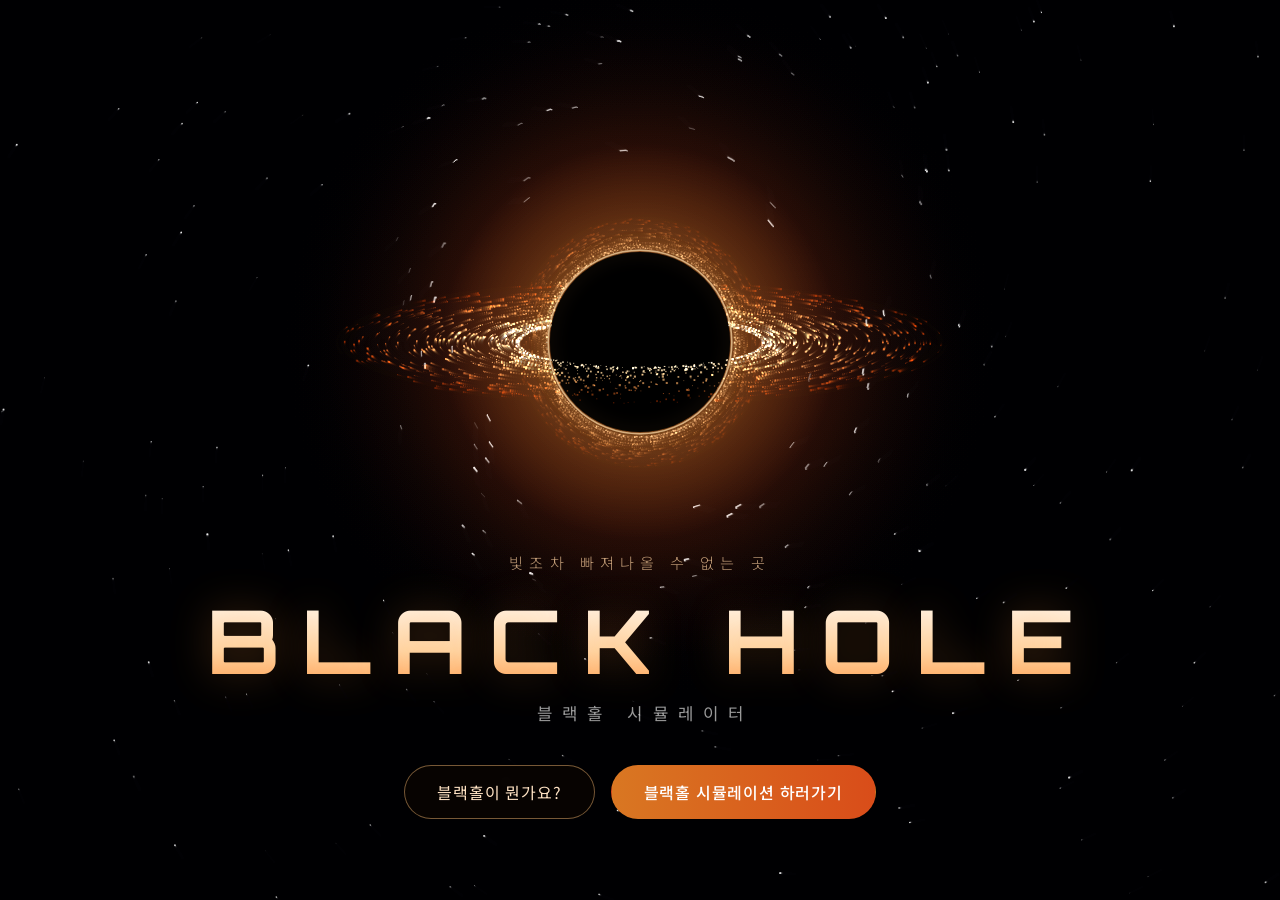
<file: index.html>
<!DOCTYPE html>
<html lang="ko">
<head>
  <meta charset="UTF-8">
  <meta name="viewport" content="width=device-width, initial-scale=1.0">
  <title>블랙홀 시뮬레이터</title>

  <!-- 글꼴: 제목은 우주 느낌의 Orbitron, 본문은 Noto Sans KR -->
  <link rel="preconnect" href="https://fonts.googleapis.com">
  <link rel="preconnect" href="https://fonts.gstatic.com" crossorigin>
  <link href="https://fonts.googleapis.com/css2?family=Orbitron:wght@500;700&family=Noto+Sans+KR:wght@300;400;500&display=swap" rel="stylesheet">

  <link rel="stylesheet" href="css/style.css">
</head>
<body>
  <!-- 우주 배경과 블랙홀은 Canvas에 그린다 (js/main.js) -->
  <canvas id="space"></canvas>

  <!-- 화면 아래쪽의 제목과 버튼 -->
  <main class="intro">
    <p class="eyebrow">빛조차 빠져나올 수 없는 곳</p>
    <h1 class="title">BLACK HOLE</h1>
    <p class="subtitle">블랙홀 시뮬레이터</p>

    <nav class="menu">
      <a href="about.html" class="btn">블랙홀이 뭔가요?</a>
      <a href="simulation.html" class="btn btn-primary">블랙홀 시뮬레이션 하러가기</a>
    </nav>
  </main>

  <script src="js/main.js"></script>
</body>
</html>
</file>
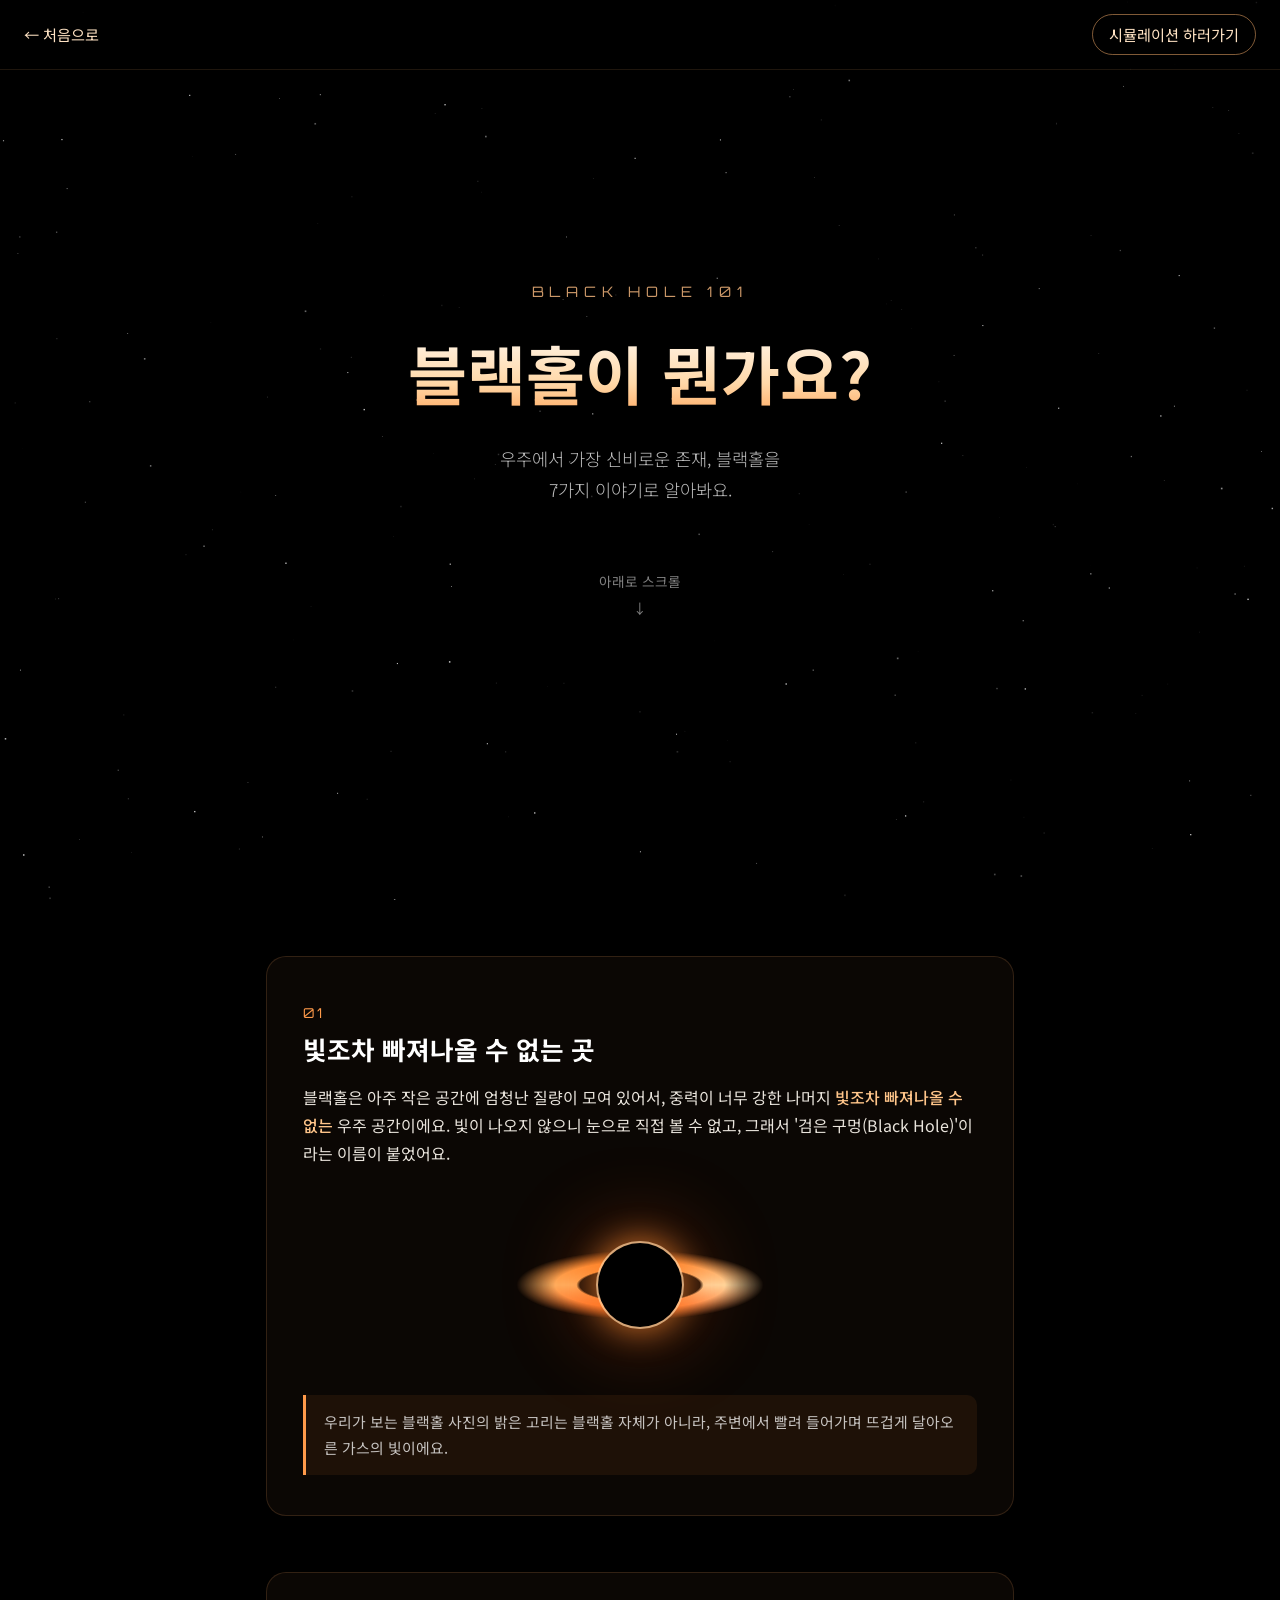
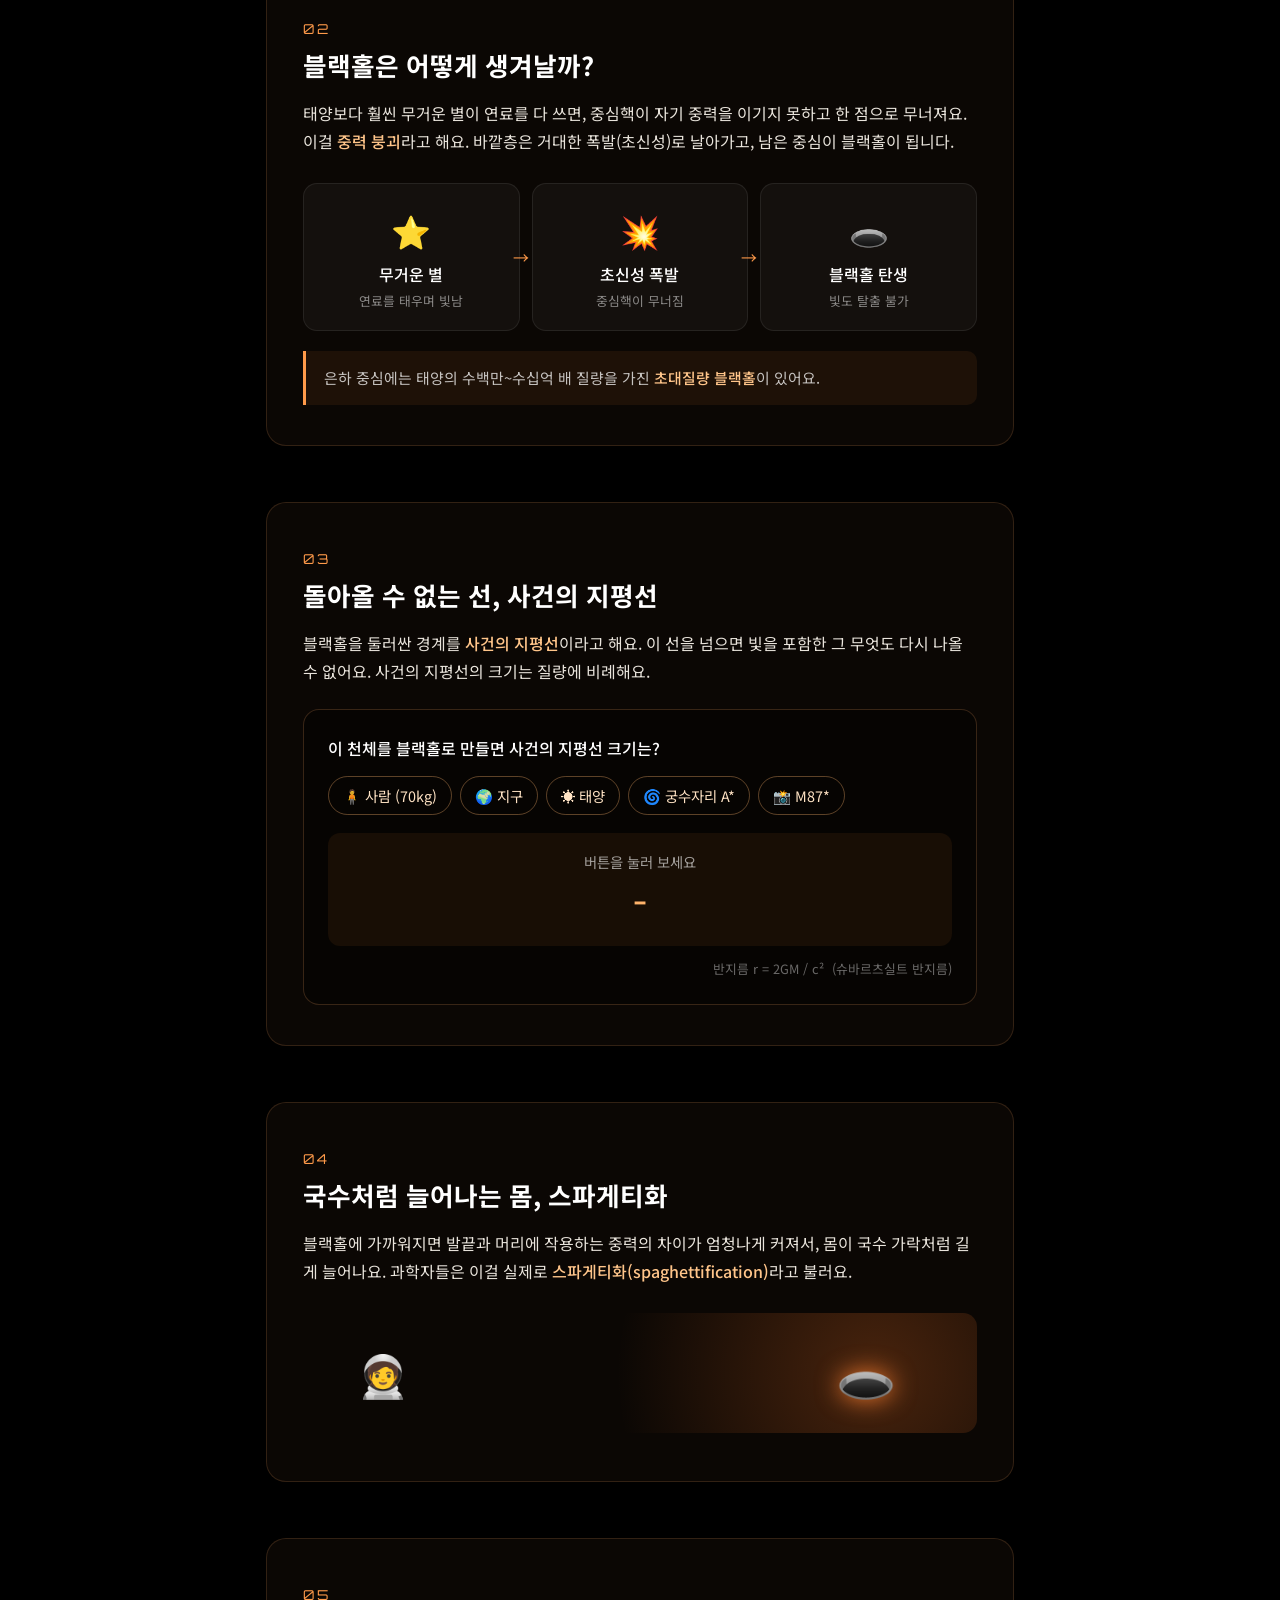
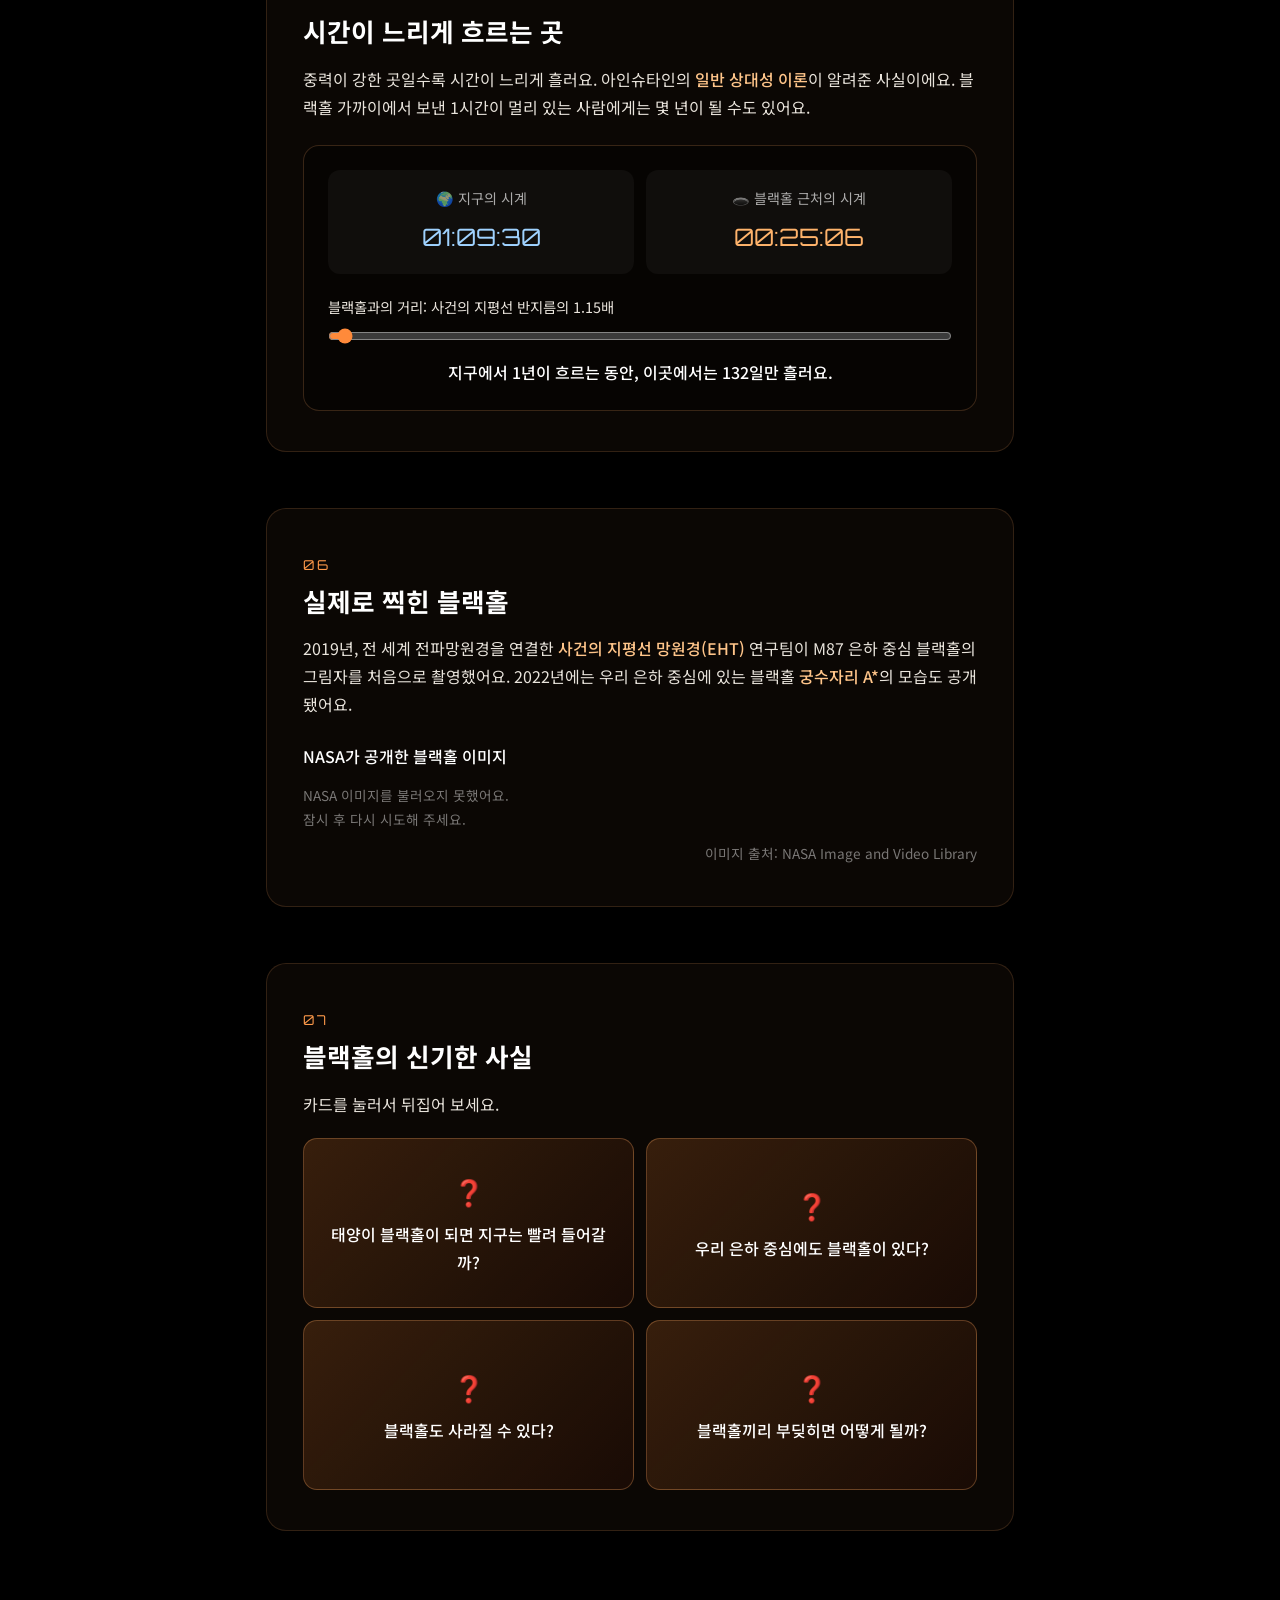
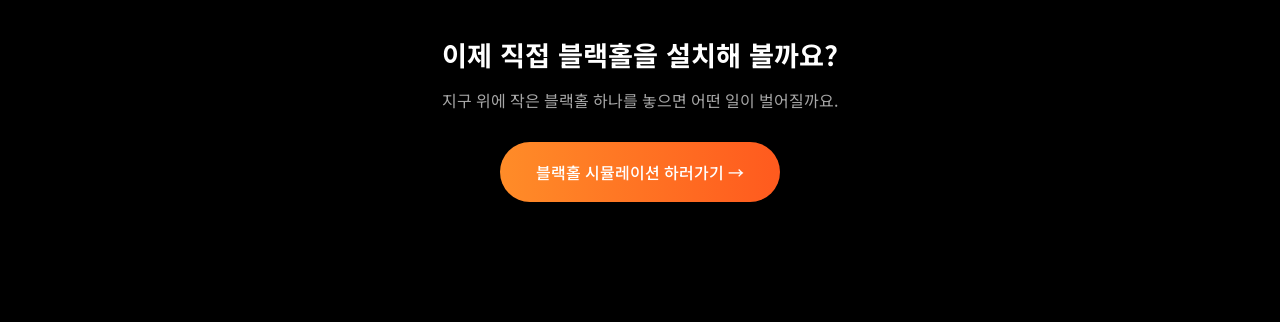
<file: about.html>
<!DOCTYPE html>
<html lang="ko">
<head>
  <meta charset="UTF-8">
  <meta name="viewport" content="width=device-width, initial-scale=1.0">
  <title>블랙홀이 뭔가요? | 블랙홀 시뮬레이터</title>

  <link rel="preconnect" href="https://fonts.googleapis.com">
  <link rel="preconnect" href="https://fonts.gstatic.com" crossorigin>
  <link href="https://fonts.googleapis.com/css2?family=Orbitron:wght@500;700&family=Noto+Sans+KR:wght@300;400;500;700&display=swap" rel="stylesheet">

  <link rel="stylesheet" href="css/about.css">
</head>
<body>
  <!-- 배경 별 (js/about.js) -->
  <canvas id="stars"></canvas>

  <header class="topbar">
    <a href="index.html" class="back">← 처음으로</a>
    <a href="simulation.html" class="topbar-cta">시뮬레이션 하러가기</a>
  </header>

  <main>
    <!-- 첫 화면 -->
    <section class="hero">
      <p class="eyebrow">BLACK HOLE 101</p>
      <h1>블랙홀이 뭔가요?</h1>
      <p class="lead">우주에서 가장 신비로운 존재, 블랙홀을<br>7가지 이야기로 알아봐요.</p>
      <div class="scroll-hint">아래로 스크롤<span>↓</span></div>
    </section>

    <!-- 01 정의 -->
    <section class="card reveal">
      <span class="num">01</span>
      <h2>빛조차 빠져나올 수 없는 곳</h2>
      <p>
        블랙홀은 아주 작은 공간에 엄청난 질량이 모여 있어서, 중력이 너무 강한 나머지
        <strong>빛조차 빠져나올 수 없는</strong> 우주 공간이에요.
        빛이 나오지 않으니 눈으로 직접 볼 수 없고, 그래서 '검은 구멍(Black Hole)'이라는 이름이 붙었어요.
      </p>
      <div class="visual">
        <div class="mini-hole"><div class="mini-disk"></div><div class="mini-core"></div></div>
      </div>
      <p class="note">우리가 보는 블랙홀 사진의 밝은 고리는 블랙홀 자체가 아니라, 주변에서 빨려 들어가며 뜨겁게 달아오른 가스의 빛이에요.</p>
    </section>

    <!-- 02 생성 -->
    <section class="card reveal">
      <span class="num">02</span>
      <h2>블랙홀은 어떻게 생겨날까?</h2>
      <p>
        태양보다 훨씬 무거운 별이 연료를 다 쓰면, 중심핵이 자기 중력을 이기지 못하고 한 점으로 무너져요.
        이걸 <strong>중력 붕괴</strong>라고 해요. 바깥층은 거대한 폭발(초신성)로 날아가고, 남은 중심이 블랙홀이 됩니다.
      </p>
      <ol class="steps">
        <li><span class="step-icon">⭐</span><b>무거운 별</b><small>연료를 태우며 빛남</small></li>
        <li><span class="step-icon">💥</span><b>초신성 폭발</b><small>중심핵이 무너짐</small></li>
        <li><span class="step-icon">🕳️</span><b>블랙홀 탄생</b><small>빛도 탈출 불가</small></li>
      </ol>
      <p class="note">은하 중심에는 태양의 수백만~수십억 배 질량을 가진 <strong>초대질량 블랙홀</strong>이 있어요.</p>
    </section>

    <!-- 03 사건의 지평선 + 계산기 -->
    <section class="card reveal">
      <span class="num">03</span>
      <h2>돌아올 수 없는 선, 사건의 지평선</h2>
      <p>
        블랙홀을 둘러싼 경계를 <strong>사건의 지평선</strong>이라고 해요.
        이 선을 넘으면 빛을 포함한 그 무엇도 다시 나올 수 없어요.
        사건의 지평선의 크기는 질량에 비례해요.
      </p>

      <div class="calc">
        <p class="calc-q">이 천체를 블랙홀로 만들면 사건의 지평선 크기는?</p>
        <div class="calc-buttons" id="calcButtons"></div>
        <div class="calc-result">
          <span id="calcName">버튼을 눌러 보세요</span>
          <strong id="calcValue">-</strong>
          <p id="calcCompare"></p>
        </div>
        <p class="formula">반지름 r = 2GM / c² &nbsp;(슈바르츠실트 반지름)</p>
      </div>
    </section>

    <!-- 04 스파게티화 -->
    <section class="card reveal">
      <span class="num">04</span>
      <h2>국수처럼 늘어나는 몸, 스파게티화</h2>
      <p>
        블랙홀에 가까워지면 발끝과 머리에 작용하는 중력의 차이가 엄청나게 커져서,
        몸이 국수 가락처럼 길게 늘어나요. 과학자들은 이걸 실제로
        <strong>스파게티화(spaghettification)</strong>라고 불러요.
      </p>
      <div class="visual spaghetti">
        <span class="astronaut">🧑‍🚀</span>
        <span class="target">🕳️</span>
      </div>
    </section>

    <!-- 05 시간 지연 -->
    <section class="card reveal">
      <span class="num">05</span>
      <h2>시간이 느리게 흐르는 곳</h2>
      <p>
        중력이 강한 곳일수록 시간이 느리게 흘러요. 아인슈타인의 <strong>일반 상대성 이론</strong>이 알려준 사실이에요.
        블랙홀 가까이에서 보낸 1시간이 멀리 있는 사람에게는 몇 년이 될 수도 있어요.
      </p>

      <div class="time-widget">
        <div class="clocks">
          <div class="clock">
            <span class="clock-label">🌍 지구의 시계</span>
            <span class="clock-value" id="earthClock">00:00:00</span>
          </div>
          <div class="clock">
            <span class="clock-label">🕳️ 블랙홀 근처의 시계</span>
            <span class="clock-value hot" id="holeClock">00:00:00</span>
          </div>
        </div>
        <label class="range-label">
          <span id="distLabel"></span>
          <input type="range" id="distRange" min="101" max="1000" value="115">
        </label>
        <p class="time-result" id="timeResult"></p>
      </div>
    </section>

    <!-- 06 실제 사진 (NASA API) -->
    <section class="card reveal">
      <span class="num">06</span>
      <h2>실제로 찍힌 블랙홀</h2>
      <p>
        2019년, 전 세계 전파망원경을 연결한 <strong>사건의 지평선 망원경(EHT)</strong> 연구팀이
        M87 은하 중심 블랙홀의 그림자를 처음으로 촬영했어요.
        2022년에는 우리 은하 중심에 있는 블랙홀 <strong>궁수자리 A*</strong>의 모습도 공개됐어요.
      </p>
      <p class="sub">NASA가 공개한 블랙홀 이미지</p>
      <div class="gallery" id="gallery">
        <p class="muted">NASA 이미지를 불러오는 중...</p>
      </div>
      <p class="credit">이미지 출처: NASA Image and Video Library</p>
    </section>

    <!-- 07 신기한 사실 -->
    <section class="card reveal">
      <span class="num">07</span>
      <h2>블랙홀의 신기한 사실</h2>
      <p>카드를 눌러서 뒤집어 보세요.</p>
      <div class="facts" id="facts"></div>
    </section>

    <!-- 마지막: 시뮬레이션으로 -->
    <section class="cta reveal">
      <h2>이제 직접 블랙홀을 설치해 볼까요?</h2>
      <p>지구 위에 작은 블랙홀 하나를 놓으면 어떤 일이 벌어질까요.</p>
      <a href="simulation.html" class="btn-primary">블랙홀 시뮬레이션 하러가기 →</a>
    </section>
  </main>

  <script src="js/about.js"></script>
</body>
</html>
</file>
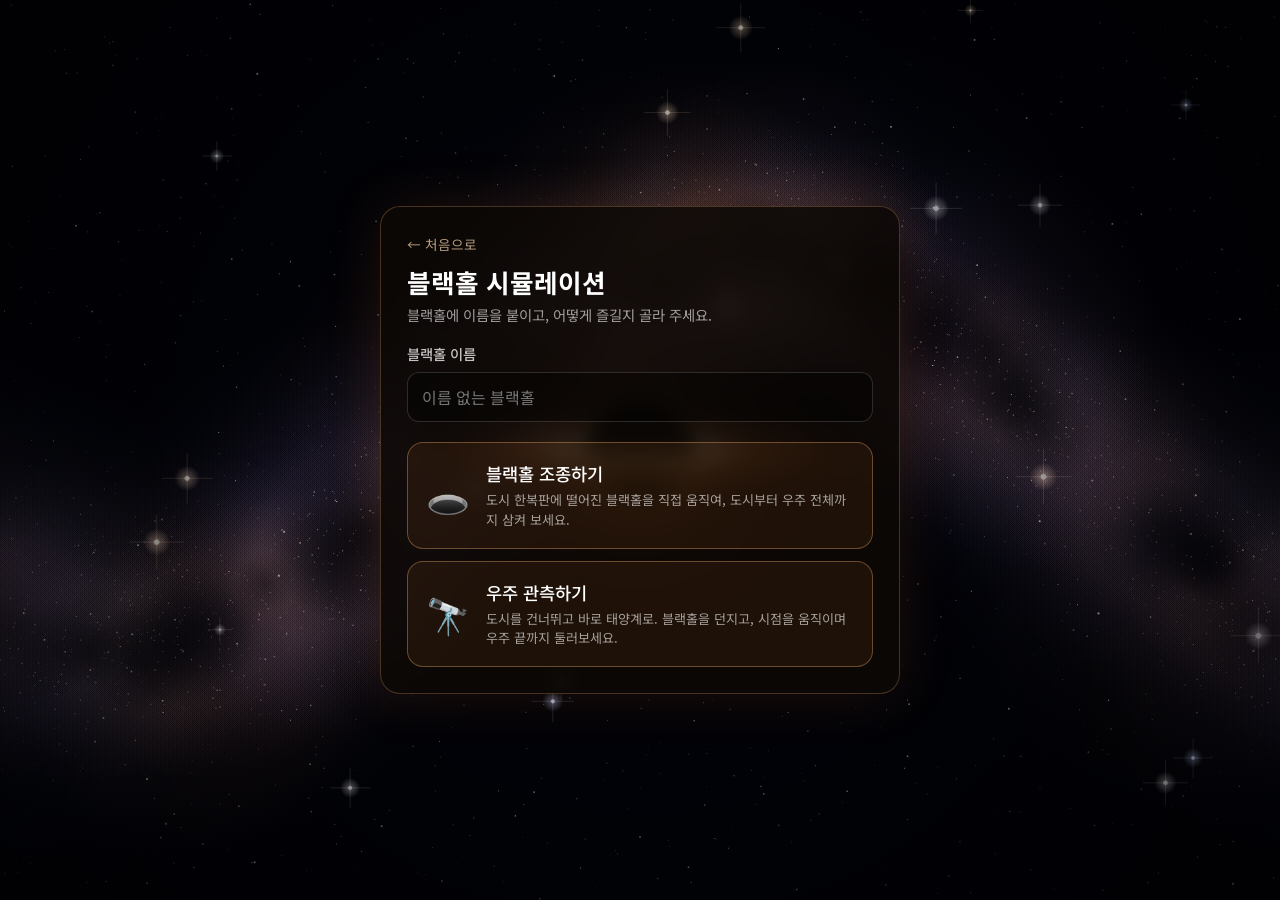
<file: simulation.html>
<!DOCTYPE html>
<html lang="ko">
<head>
  <meta charset="UTF-8">
  <meta name="viewport" content="width=device-width, initial-scale=1.0">
  <title>블랙홀 시뮬레이션 | 블랙홀 시뮬레이터</title>

  <link rel="preconnect" href="https://fonts.googleapis.com">
  <link rel="preconnect" href="https://fonts.gstatic.com" crossorigin>
  <link href="https://fonts.googleapis.com/css2?family=Orbitron:wght@500;700&family=Noto+Sans+KR:wght@300;400;500;700&display=swap" rel="stylesheet">

  <link rel="stylesheet" href="css/simulation.css">
</head>
<body>
  <!-- 시뮬레이션 화면 전체 (js/simulation.js) -->
  <canvas id="sim"></canvas>

  <!-- ===== 1. 시작 패널: 어떻게 즐길지 고른다 ===== -->
  <section id="setup" class="setup">
    <div class="setup-card">
      <a href="index.html" class="back">← 처음으로</a>
      <h1>블랙홀 시뮬레이션</h1>
      <p class="desc">블랙홀에 이름을 붙이고, 어떻게 즐길지 골라 주세요.</p>

      <h2 class="label">블랙홀 이름</h2>
      <input id="nameInput" class="name-input" type="text" maxlength="20" placeholder="이름 없는 블랙홀">

      <div class="mode-options">
        <button id="playBtn" class="mode-card" type="button">
          <i>🕳️</i>
          <span>
            <b>블랙홀 조종하기</b>
            <small>도시 한복판에 떨어진 블랙홀을 직접 움직여, 도시부터 우주 전체까지 삼켜 보세요.</small>
          </span>
        </button>
        <button id="observeBtn" class="mode-card" type="button">
          <i>🔭</i>
          <span>
            <b>우주 관측하기</b>
            <small>도시를 건너뛰고 바로 태양계로. 블랙홀을 던지고, 시점을 움직이며 우주 끝까지 둘러보세요.</small>
          </span>
        </button>
      </div>
    </div>
  </section>

  <!-- ===== 2. 시뮬레이션 계기판 ===== -->
  <div id="hud" class="hud hidden">
    <div class="panel hud-info">
      <div class="hud-name" id="hudName"></div>
      <div class="hud-place" id="hudPlace"></div>
      <div class="hud-stage" id="hudStage"></div>
      <div class="progress"><div id="progressBar"></div></div>
    </div>

    <div class="panel hud-size">
      <div class="hud-label">블랙홀 크기</div>
      <div class="hud-big" id="hudSize">-</div>
      <div class="hud-label">경과 시간</div>
      <div class="hud-time" id="hudTime">00:00</div>
    </div>

    <div class="panel hud-eaten">
      <div class="hud-label">삼킨 것</div>
      <ul id="eatenList"></ul>
    </div>

    <div class="hud-controls">
      <button id="pauseBtn" type="button" title="일시정지 (스페이스바)">⏸</button>
      <button id="speedBtn" type="button" title="속도">×1</button>
      <button id="soundBtn" type="button" title="소리">🔊</button>
      <a href="index.html" title="처음으로">🏠</a>
    </div>

    <p class="hint" id="hint"></p>
  </div>

  <!-- ===== 태양계 시뮬레이터 조작 패널 (js/solarsim.js) ===== -->
  <div id="simPanel" class="sim-panel hidden">
    <div class="sim-row">
      <span class="sim-label">블랙홀 질량</span>
      <div id="simMass" class="sim-mass"></div>
    </div>
    <div class="sim-row">
      <span class="sim-label">시간</span>
      <button id="simSlower" type="button">−</button>
      <span id="simSpeed" class="sim-speed"></span>
      <button id="simFaster" type="button">+</button>
      <span id="simYear" class="sim-year">0.0년</span>
      <button id="simReset" type="button">↺ 처음부터</button>
      <button id="simNext" type="button" class="sim-next">다음 단계 →</button>
    </div>
    <div class="sim-row">
      <span class="sim-label">보기</span>
      <button id="simZoomOut" type="button" title="축소 (마우스 휠, − 키)">🔭 −</button>
      <button id="simZoomIn" type="button" title="확대 (마우스 휠, + 키)">🔍 +</button>
      <button id="simRealSize" type="button">실제 크기</button>
      <span class="sim-label">따라가기</span>
      <button id="simFocusPrev" type="button" title="이전 천체">◀</button>
      <span id="simFocusName" class="sim-speed">태양</span>
      <button id="simFocusNext" type="button" title="다음 천체">▶</button>
    </div>
    <div class="sim-row">
      <span class="sim-label">이동</span>
      <button id="simJumpSolar" type="button">🪐 태양계</button>
      <button id="simJumpGalaxy" type="button">🌌 우리 은하</button>
      <button id="simJumpUniverse" type="button">🌐 우주 끝</button>
      <button id="simAstro" type="button" disabled>🧑‍🚀 우주인 되기</button>
    </div>
  </div>
  <div id="simLog" class="sim-log hidden"></div>

  <!-- ===== 지구 단계 조작 패널 (js/earthsim.js) ===== -->
  <div id="earthPanel" class="sim-panel hidden">
    <div class="sim-row">
      <span class="sim-label">보기</span>
      <button id="earthZoomOut" type="button" title="축소 (마우스 휠)">🔭 −</button>
      <button id="earthZoomIn" type="button" title="확대 (마우스 휠)">🔍 +</button>
      <button id="earthNext" type="button" class="sim-next" disabled>다음 단계 →</button>
    </div>
  </div>

  <!-- 해설 문구, 단계 제목 -->
  <div id="narration" class="narration"></div>
  <div id="stageTitle" class="stage-title">
    <small id="stageTitleSmall"></small>
    <strong id="stageTitleBig"></strong>
  </div>

  <!-- ===== 3. 엔딩 ===== -->
  <section id="ending" class="ending hidden">
    <div class="ending-card">
      <p class="ending-small">태양계를 모두 휩쓸었습니다</p>
      <h1>TO BE CONTINUED</h1>
      <p class="ending-next">다음 이야기: 은하, 우주, 그리고 그 너머 (준비 중)</p>
      <p class="ending-result" id="endingResult"></p>

      <h2>내 블랙홀 기록</h2>
      <ol id="recordList" class="record-list"></ol>

      <div class="ending-buttons">
        <button id="restartBtn" type="button" class="install-btn">다시 하기</button>
        <a href="index.html" class="ghost-btn">처음으로</a>
      </div>
    </div>
  </section>

  <script src="js/simulation.js"></script>
  <script src="js/citysim.js"></script>
  <script src="js/earthsim.js"></script>
  <script src="js/solarsim.js"></script>
</body>
</html>
</file>
<file: css/style.css>
/* ===== 기본 설정 ===== */
* {
  margin: 0;
  padding: 0;
  box-sizing: border-box;
}

body {
  background: #000;
  color: #fff;
  font-family: "Noto Sans KR", sans-serif;
  overflow: hidden;            /* 초기 화면은 스크롤 없이 한 화면 */
  height: 100vh;
}

/* 캔버스를 화면 전체에 깔기 */
#space {
  position: fixed;
  inset: 0;
  display: block;
}

/* ===== 제목 + 버튼 영역 ===== */
.intro {
  position: absolute;
  left: 0;
  right: 0;
  bottom: 9vh;
  padding: 0 16px;
  text-align: center;
  pointer-events: none;        /* 빈 공간은 캔버스가 마우스를 받도록 */
}

.eyebrow {
  font-size: 0.95rem;
  font-weight: 300;
  letter-spacing: 0.4em;
  color: rgba(255, 210, 160, 0.75);
  opacity: 0;
  animation: fadeUp 1.5s ease 0.5s forwards;
}

.title {
  margin-top: 12px;
  font-family: "Orbitron", sans-serif;
  font-size: clamp(2.6rem, 8vw, 5.5rem);
  font-weight: 700;
  letter-spacing: 0.25em;
  padding-left: 0.25em;        /* letter-spacing 때문에 오른쪽으로 쏠리는 것 보정 */
  background: linear-gradient(180deg, #ffffff 0%, #ffd8a8 60%, #ff9a4a 100%);
  -webkit-background-clip: text;
  background-clip: text;
  color: transparent;
  text-shadow: 0 0 40px rgba(255, 150, 60, 0.25);
  opacity: 0;
  animation: titleIn 2.2s ease 0.2s forwards;
}

.subtitle {
  margin-top: 6px;
  font-size: 1.05rem;
  letter-spacing: 0.6em;
  padding-left: 0.6em;
  color: rgba(255, 255, 255, 0.6);
  opacity: 0;
  animation: fadeUp 1.5s ease 1s forwards;
}

/* ===== 버튼 ===== */
.menu {
  margin-top: 40px;
  display: flex;
  justify-content: center;
  flex-wrap: wrap;
  gap: 16px;
  opacity: 0;
  animation: fadeUp 1.5s ease 1.5s forwards;
}

.btn {
  pointer-events: auto;
  display: inline-block;
  padding: 14px 32px;
  border: 1px solid rgba(255, 190, 120, 0.45);
  border-radius: 999px;
  color: #ffe3c4;
  text-decoration: none;
  font-size: 1rem;
  letter-spacing: 0.05em;
  background: rgba(20, 10, 0, 0.35);
  backdrop-filter: blur(6px);
  transition: all 0.35s ease;
}

.btn:hover {
  border-color: #ffb36b;
  color: #fff;
  box-shadow: 0 0 24px rgba(255, 150, 60, 0.45), inset 0 0 12px rgba(255, 150, 60, 0.2);
  transform: translateY(-2px);
}

.btn-primary {
  background: linear-gradient(90deg, rgba(255, 140, 40, 0.85), rgba(255, 90, 30, 0.85));
  border-color: transparent;
  color: #fff;
  font-weight: 500;
}

.btn-primary:hover {
  box-shadow: 0 0 32px rgba(255, 120, 40, 0.75);
}

/* ===== 애니메이션 ===== */
@keyframes fadeUp {
  from { opacity: 0; transform: translateY(16px); }
  to   { opacity: 1; transform: translateY(0); }
}

@keyframes titleIn {
  from { opacity: 0; letter-spacing: 0.6em; filter: blur(8px); }
  to   { opacity: 1; letter-spacing: 0.25em; filter: blur(0); }
}

/* ===== 모바일 ===== */
@media (max-width: 600px) {
  .intro { bottom: 6vh; }
  .eyebrow { font-size: 0.8rem; letter-spacing: 0.25em; }
  .subtitle { font-size: 0.9rem; letter-spacing: 0.4em; }
  .menu { flex-direction: column; align-items: center; gap: 12px; margin-top: 28px; }
  .btn { width: 100%; max-width: 300px; }
}
</file>
<file: css/about.css>
/* ===== 기본 설정 ===== */
* {
  margin: 0;
  padding: 0;
  box-sizing: border-box;
}

body {
  background: #000;
  color: #e9e4dc;
  font-family: "Noto Sans KR", sans-serif;
  line-height: 1.75;
  overflow-x: hidden;
}

#stars {
  position: fixed;
  inset: 0;
  z-index: -1;
}

strong { color: #ffc58a; font-weight: 500; }

/* ===== 상단 메뉴 ===== */
.topbar {
  position: fixed;
  top: 0;
  left: 0;
  right: 0;
  z-index: 10;
  display: flex;
  justify-content: space-between;
  align-items: center;
  padding: 14px 24px;
  background: rgba(0, 0, 0, 0.45);
  backdrop-filter: blur(10px);
  border-bottom: 1px solid rgba(255, 180, 110, 0.12);
}

.topbar a {
  color: #ffe3c4;
  text-decoration: none;
  font-size: 0.95rem;
}

.topbar-cta {
  padding: 6px 16px;
  border: 1px solid rgba(255, 180, 110, 0.5);
  border-radius: 999px;
  transition: all 0.3s;
}

.topbar-cta:hover {
  background: rgba(255, 140, 50, 0.2);
  box-shadow: 0 0 16px rgba(255, 140, 50, 0.4);
}

main {
  max-width: 780px;
  margin: 0 auto;
  padding: 0 16px 120px;
}

/* ===== 첫 화면 ===== */
.hero {
  min-height: 100vh;
  display: flex;
  flex-direction: column;
  justify-content: center;
  align-items: center;
  text-align: center;
}

.eyebrow {
  font-family: "Orbitron", sans-serif;
  letter-spacing: 0.4em;
  color: rgba(255, 190, 130, 0.8);
  font-size: 0.9rem;
}

.hero h1 {
  margin-top: 12px;
  font-size: clamp(2.4rem, 7vw, 4rem);
  font-weight: 700;
  background: linear-gradient(180deg, #fff 0%, #ffd8a8 60%, #ff9a4a 100%);
  -webkit-background-clip: text;
  background-clip: text;
  color: transparent;
}

.lead {
  margin-top: 16px;
  font-size: 1.1rem;
  font-weight: 300;
  color: rgba(255, 255, 255, 0.75);
}

.scroll-hint {
  margin-top: 64px;
  font-size: 0.85rem;
  color: rgba(255, 255, 255, 0.5);
  display: flex;
  flex-direction: column;
  align-items: center;
  gap: 4px;
}

.scroll-hint span {
  animation: bounce 1.8s infinite;
}

@keyframes bounce {
  0%, 100% { transform: translateY(0); }
  50% { transform: translateY(8px); }
}

/* ===== 설명 카드 ===== */
.card {
  position: relative;
  margin-top: 56px;
  padding: 40px 36px;
  background: rgba(16, 10, 6, 0.72);
  border: 1px solid rgba(255, 170, 100, 0.16);
  border-radius: 20px;
  backdrop-filter: blur(6px);
}

.num {
  font-family: "Orbitron", sans-serif;
  font-size: 0.85rem;
  color: #ff9a4a;
  letter-spacing: 0.2em;
}

.card h2 {
  margin: 6px 0 16px;
  font-size: 1.6rem;
  font-weight: 700;
  color: #fff;
  line-height: 1.4;
}

.card p + p { margin-top: 12px; }

.note {
  margin-top: 20px !important;
  padding: 14px 18px;
  border-left: 3px solid #ff9a4a;
  background: rgba(255, 140, 50, 0.08);
  border-radius: 0 10px 10px 0;
  font-size: 0.93rem;
  color: rgba(255, 255, 255, 0.75);
}

.sub {
  margin-top: 24px !important;
  font-weight: 500;
  color: #fff;
}

.muted, .credit {
  color: rgba(255, 255, 255, 0.45);
  font-size: 0.85rem;
}

.credit { margin-top: 10px !important; text-align: right; }

/* 스크롤하면 나타나는 효과 (js에서 visible 클래스 추가) */
.reveal {
  opacity: 0;
  transform: translateY(40px);
  transition: opacity 0.9s ease, transform 0.9s ease;
}

.reveal.visible {
  opacity: 1;
  transform: translateY(0);
}

/* ===== 01: 작은 블랙홀 그림 ===== */
.visual {
  margin: 28px 0 8px;
  height: 180px;
  display: flex;
  justify-content: center;
  align-items: center;
}

.mini-hole {
  position: relative;
  width: 260px;
  height: 180px;
}

.mini-disk {
  position: absolute;
  left: 50%;
  top: 50%;
  width: 250px;
  height: 250px;
  margin: -125px 0 0 -125px;
  border-radius: 50%;
  background: conic-gradient(from 0deg, #ff7a1a, #ffd9a0, #ff5a10, #ffb060, #ff7a1a);
  -webkit-mask: radial-gradient(circle, transparent 34%, #000 36%, #000 48%, transparent 70%);
  mask: radial-gradient(circle, transparent 34%, #000 36%, #000 48%, transparent 70%);
  transform: scaleY(0.28);
  filter: blur(1.5px);
  animation: spin 6s linear infinite;
}

.mini-core {
  position: absolute;
  left: 50%;
  top: 50%;
  width: 84px;
  height: 84px;
  margin: -42px 0 0 -42px;
  border-radius: 50%;
  background: #000;
  box-shadow: 0 0 0 2px rgba(255, 210, 160, 0.7), 0 0 30px 6px rgba(255, 140, 50, 0.6), 0 0 80px 20px rgba(255, 100, 30, 0.25);
}

@keyframes spin {
  from { transform: scaleY(0.28) rotate(0deg); }
  to   { transform: scaleY(0.28) rotate(360deg); }
}

/* ===== 02: 단계 ===== */
.steps {
  list-style: none;
  margin-top: 28px;
  display: grid;
  grid-template-columns: repeat(3, 1fr);
  gap: 12px;
  counter-reset: none;
}

.steps li {
  position: relative;
  padding: 18px 10px;
  text-align: center;
  background: rgba(255, 255, 255, 0.04);
  border: 1px solid rgba(255, 255, 255, 0.08);
  border-radius: 14px;
  display: flex;
  flex-direction: column;
  gap: 2px;
}

.steps li + li::before {
  content: "→";
  position: absolute;
  left: -12px;
  top: 50%;
  transform: translate(-50%, -50%);
  color: #ff9a4a;
}

.step-icon { font-size: 2rem; }
.steps b { color: #fff; font-weight: 500; }
.steps small { color: rgba(255, 255, 255, 0.5); font-size: 0.8rem; }

/* ===== 03: 계산기 ===== */
.calc {
  margin-top: 24px;
  padding: 24px;
  background: rgba(0, 0, 0, 0.4);
  border: 1px solid rgba(255, 170, 100, 0.2);
  border-radius: 16px;
}

.calc-q { font-weight: 500; color: #fff; }

.calc-buttons {
  margin-top: 14px;
  display: flex;
  flex-wrap: wrap;
  gap: 8px;
}

.calc-buttons button {
  padding: 8px 14px;
  border: 1px solid rgba(255, 180, 110, 0.35);
  border-radius: 999px;
  background: transparent;
  color: #ffe3c4;
  font-family: inherit;
  font-size: 0.9rem;
  cursor: pointer;
  transition: all 0.25s;
}

.calc-buttons button:hover,
.calc-buttons button.active {
  background: rgba(255, 140, 50, 0.25);
  border-color: #ff9a4a;
  color: #fff;
}

.calc-result {
  margin-top: 18px;
  min-height: 110px;
  padding: 16px;
  text-align: center;
  border-radius: 12px;
  background: rgba(255, 140, 50, 0.07);
}

.calc-result span { display: block; font-size: 0.9rem; color: rgba(255, 255, 255, 0.6); }

.calc-result strong {
  display: block;
  margin: 4px 0;
  font-family: "Orbitron", "Noto Sans KR", sans-serif;
  font-size: 1.7rem;
  color: #ffb36b;
}

.calc-result p { font-size: 0.93rem; }

.formula {
  margin-top: 12px !important;
  text-align: right;
  font-size: 0.8rem;
  color: rgba(255, 255, 255, 0.4);
}

/* ===== 04: 스파게티화 ===== */
.spaghetti {
  position: relative;
  height: 120px;
  overflow: hidden;
  border-radius: 14px;
  background: radial-gradient(circle at 85% 50%, rgba(255, 120, 40, 0.25), transparent 45%);
}

.spaghetti .target {
  position: absolute;
  right: 12%;
  font-size: 3rem;
  filter: drop-shadow(0 0 12px rgba(255, 130, 50, 0.9));
}

.astronaut {
  position: absolute;
  left: 8%;
  font-size: 2.6rem;
  animation: stretch 4s ease-in infinite;
  transform-origin: center;
}

@keyframes stretch {
  0%   { left: 8%;  transform: scale(1, 1);      opacity: 1; }
  60%  { left: 50%; transform: scale(1.6, 0.8);  opacity: 1; }
  90%  { left: 76%; transform: scale(5, 0.25);   opacity: 0.6; }
  100% { left: 82%; transform: scale(8, 0.1);    opacity: 0; }
}

/* ===== 05: 시간 지연 ===== */
.time-widget {
  margin-top: 24px;
  padding: 24px;
  background: rgba(0, 0, 0, 0.4);
  border: 1px solid rgba(255, 170, 100, 0.2);
  border-radius: 16px;
}

.clocks {
  display: grid;
  grid-template-columns: 1fr 1fr;
  gap: 12px;
}

.clock {
  padding: 16px;
  text-align: center;
  background: rgba(255, 255, 255, 0.04);
  border-radius: 12px;
}

.clock-label { display: block; font-size: 0.88rem; color: rgba(255, 255, 255, 0.65); }

.clock-value {
  display: block;
  margin-top: 6px;
  font-family: "Orbitron", monospace;
  font-size: 1.5rem;
  color: #9fd2ff;
}

.clock-value.hot { color: #ffb36b; }

.range-label {
  display: block;
  margin-top: 20px;
  font-size: 0.9rem;
}

.range-label input {
  display: block;
  width: 100%;
  margin-top: 8px;
  accent-color: #ff8a3a;
}

.time-result {
  margin-top: 14px !important;
  text-align: center;
  font-weight: 500;
  color: #fff;
}

/* ===== 06: NASA 갤러리 ===== */
.gallery {
  margin-top: 14px;
  display: grid;
  grid-template-columns: repeat(3, 1fr);
  gap: 10px;
}

.gallery a {
  display: block;
  overflow: hidden;
  border-radius: 12px;
  background: #111;
  color: inherit;
  text-decoration: none;
}

.gallery img {
  display: block;
  width: 100%;
  aspect-ratio: 1 / 1;
  object-fit: cover;
  transition: transform 0.5s;
}

.gallery a:hover img { transform: scale(1.08); }

.gallery figcaption {
  padding: 8px 10px;
  font-size: 0.75rem;
  line-height: 1.4;
  color: rgba(255, 255, 255, 0.7);
  white-space: nowrap;
  overflow: hidden;
  text-overflow: ellipsis;
}

/* ===== 07: 뒤집히는 카드 ===== */
.facts {
  margin-top: 20px;
  display: grid;
  grid-template-columns: 1fr 1fr;
  gap: 12px;
}

.fact {
  height: 170px;
  perspective: 900px;
  cursor: pointer;
}

.fact-inner {
  position: relative;
  width: 100%;
  height: 100%;
  transition: transform 0.7s;
  transform-style: preserve-3d;
}

.fact.flipped .fact-inner { transform: rotateY(180deg); }

.fact-front,
.fact-back {
  position: absolute;
  inset: 0;
  padding: 18px;
  border-radius: 14px;
  display: flex;
  flex-direction: column;
  justify-content: center;
  align-items: center;
  text-align: center;
  backface-visibility: hidden;
  -webkit-backface-visibility: hidden;
}

.fact-front {
  background: linear-gradient(135deg, rgba(255, 140, 50, 0.18), rgba(255, 80, 30, 0.06));
  border: 1px solid rgba(255, 170, 100, 0.3);
  font-weight: 500;
  color: #fff;
}

.fact-front .q-mark { font-size: 1.6rem; margin-bottom: 6px; }

.fact-back {
  background: rgba(255, 255, 255, 0.06);
  border: 1px solid rgba(255, 255, 255, 0.15);
  transform: rotateY(180deg);
  font-size: 0.88rem;
  line-height: 1.6;
}

/* ===== 마지막 ===== */
.cta {
  margin-top: 100px;
  text-align: center;
}

.cta h2 { font-size: 1.7rem; color: #fff; }
.cta p { margin-top: 8px; color: rgba(255, 255, 255, 0.65); }

.btn-primary {
  display: inline-block;
  margin-top: 28px;
  padding: 16px 36px;
  border-radius: 999px;
  background: linear-gradient(90deg, #ff8c28, #ff5a1e);
  color: #fff;
  font-weight: 500;
  text-decoration: none;
  transition: all 0.3s;
}

.btn-primary:hover {
  box-shadow: 0 0 32px rgba(255, 120, 40, 0.75);
  transform: translateY(-2px);
}

/* ===== 모바일 ===== */
@media (max-width: 600px) {
  .topbar { padding: 12px 16px; }
  .card { padding: 28px 20px; }
  .card h2 { font-size: 1.3rem; }
  .steps { grid-template-columns: 1fr; gap: 20px; }
  .steps li + li::before { content: "↓"; left: 50%; top: -11px; }
  .clocks { grid-template-columns: 1fr; }
  .gallery { grid-template-columns: 1fr 1fr; }
  .facts { grid-template-columns: 1fr; }
  .mini-hole { transform: scale(0.8); }
}
</file>
<file: css/simulation.css>
/* ===== 기본 설정 ===== */
* {
  margin: 0;
  padding: 0;
  box-sizing: border-box;
}

body {
  background: #000;
  color: #f0e8de;
  font-family: "Noto Sans KR", sans-serif;
  overflow: hidden;
  height: 100vh;
}

#sim {
  position: fixed;
  inset: 0;
  display: block;
  touch-action: none;   /* 손가락으로 블랙홀을 움직일 때 화면이 스크롤되지 않게 */
  cursor: crosshair;
}

.hidden { display: none !important; }

button { font-family: inherit; }

/* ===== 시작 패널 ===== */
.setup {
  position: fixed;
  inset: 0;
  z-index: 20;
  display: flex;
  justify-content: center;
  align-items: center;
  padding: 16px;
  background: rgba(0, 0, 0, 0.35);
  transition: opacity 0.8s ease;
}

.setup.fade-out { opacity: 0; pointer-events: none; }

.setup-card {
  width: 100%;
  max-width: 520px;
  max-height: calc(100vh - 32px);
  overflow-y: auto;
  padding: 24px 26px 26px;
  background: rgba(14, 9, 5, 0.82);
  border: 1px solid rgba(255, 180, 110, 0.25);
  border-radius: 20px;
  backdrop-filter: blur(10px);
  box-shadow: 0 0 60px rgba(255, 120, 40, 0.12);
}

.back {
  color: rgba(255, 220, 180, 0.7);
  text-decoration: none;
  font-size: 0.85rem;
}

.back:hover { color: #fff; }

.setup-card h1 {
  margin-top: 8px;
  font-size: 1.6rem;
  color: #fff;
}

.desc {
  margin-top: 4px;
  font-size: 0.9rem;
  color: rgba(255, 255, 255, 0.6);
}

.label {
  margin-top: 18px;
  font-size: 0.9rem;
  font-weight: 500;
  color: rgba(255, 255, 255, 0.75);
}

/* 즐기는 방식 고르기 */
.mode-options {
  margin-top: 20px;
  display: grid;
  gap: 12px;
}

.mode-card {
  display: flex;
  align-items: center;
  gap: 16px;
  width: 100%;
  padding: 18px;
  border: 1px solid rgba(255, 180, 110, 0.35);
  border-radius: 16px;
  background: rgba(255, 140, 50, 0.08);
  color: #fff;
  text-align: left;
  cursor: pointer;
  transition: all 0.3s;
}

.mode-card i { font-style: normal; font-size: 2.2rem; }
.mode-card span { display: flex; flex-direction: column; gap: 4px; }
.mode-card b { font-size: 1.1rem; font-weight: 500; }
.mode-card small { font-size: 0.82rem; line-height: 1.5; color: rgba(255, 255, 255, 0.6); }

.mode-card:hover:not(:disabled) {
  border-color: #ff9a4a;
  background: rgba(255, 140, 50, 0.2);
  box-shadow: 0 0 24px rgba(255, 130, 50, 0.35);
  transform: translateY(-1px);
}

/* 아직 잠긴 방식 */
.mode-card.locked {
  border-style: dashed;
  border-color: rgba(255, 255, 255, 0.18);
  background: rgba(255, 255, 255, 0.03);
  color: rgba(255, 255, 255, 0.45);
  cursor: not-allowed;
}

.name-input {
  width: 100%;
  margin-top: 8px;
  padding: 12px 14px;
  border: 1px solid rgba(255, 255, 255, 0.15);
  border-radius: 12px;
  background: rgba(0, 0, 0, 0.4);
  color: #fff;
  font-family: inherit;
  font-size: 1rem;
  outline: none;
}

.name-input:focus { border-color: #ff9a4a; }

.install-btn {
  width: 100%;
  margin-top: 22px;
  padding: 15px;
  border: none;
  border-radius: 999px;
  background: linear-gradient(90deg, #ff8c28, #ff5a1e);
  color: #fff;
  font-size: 1.05rem;
  font-weight: 500;
  cursor: pointer;
  transition: all 0.3s;
}

.install-btn:hover {
  box-shadow: 0 0 30px rgba(255, 120, 40, 0.7);
  transform: translateY(-1px);
}

/* ===== 계기판 ===== */
.hud { position: fixed; inset: 0; z-index: 10; pointer-events: none; }

.panel {
  position: absolute;
  padding: 12px 16px;
  background: rgba(0, 0, 0, 0.45);
  border: 1px solid rgba(255, 180, 110, 0.18);
  border-radius: 14px;
  backdrop-filter: blur(6px);
  font-size: 0.85rem;
}

.hud-info { top: 16px; left: 16px; min-width: 210px; }
.hud-size { top: 16px; right: 16px; text-align: right; min-width: 170px; }
.hud-eaten { bottom: 16px; left: 16px; min-width: 200px; }

.hud-name { font-size: 1.05rem; font-weight: 700; color: #fff; }
.hud-place { color: rgba(255, 220, 180, 0.75); }
.hud-stage { margin-top: 6px; font-family: "Orbitron", "Noto Sans KR", sans-serif; color: #ffb36b; font-size: 0.8rem; letter-spacing: 0.05em; }

.progress {
  margin-top: 6px;
  height: 4px;
  border-radius: 4px;
  background: rgba(255, 255, 255, 0.1);
  overflow: hidden;
}

#progressBar {
  width: 0;
  height: 100%;
  background: linear-gradient(90deg, #ff8c28, #ffd08a);
  transition: width 0.3s;
}

.hud-label { font-size: 0.72rem; color: rgba(255, 255, 255, 0.5); }
.hud-big { font-family: "Orbitron", "Noto Sans KR", sans-serif; font-size: 1.25rem; color: #ffcf9a; margin-bottom: 4px; }
.hud-time { font-family: "Orbitron", monospace; color: #fff; }

#eatenList { list-style: none; margin-top: 4px; }
#eatenList li { display: flex; justify-content: space-between; gap: 16px; line-height: 1.7; }
#eatenList li b { font-weight: 500; color: #ffcf9a; }

.hud-controls {
  position: absolute;
  right: 16px;
  bottom: 16px;
  display: flex;
  gap: 8px;
  pointer-events: auto;
}

.hud-controls button,
.hud-controls a {
  width: 46px;
  height: 46px;
  display: flex;
  align-items: center;
  justify-content: center;
  border: 1px solid rgba(255, 180, 110, 0.3);
  border-radius: 50%;
  background: rgba(0, 0, 0, 0.5);
  color: #ffe3c4;
  font-size: 1rem;
  text-decoration: none;
  cursor: pointer;
  transition: all 0.25s;
}

.hud-controls button:hover,
.hud-controls a:hover {
  background: rgba(255, 140, 50, 0.25);
  box-shadow: 0 0 14px rgba(255, 140, 50, 0.4);
}

.hint {
  position: absolute;
  left: 50%;
  bottom: 24px;
  transform: translateX(-50%);
  padding: 6px 14px;
  border-radius: 999px;
  background: rgba(0, 0, 0, 0.45);
  font-size: 0.85rem;
  color: rgba(255, 255, 255, 0.85);
  white-space: nowrap;
}

/* ===== 해설, 단계 제목 ===== */
.narration {
  position: fixed;
  z-index: 15;
  top: 120px;
  left: 50%;
  transform: translateX(-50%);
  width: calc(100% - 32px);
  max-width: 640px;
  text-align: center;
  font-size: 1.1rem;
  color: #fff;
  text-shadow: 0 0 12px rgba(0, 0, 0, 0.9), 0 0 24px rgba(255, 120, 40, 0.4);
  opacity: 0;
  transition: opacity 0.6s;
  pointer-events: none;
}

.narration.show { opacity: 1; }

.stage-title {
  position: fixed;
  z-index: 15;
  left: 0;
  right: 0;
  bottom: 22%;
  text-align: center;
  opacity: 0;
  transform: scale(1.15);
  transition: opacity 0.8s, transform 1.2s;
  pointer-events: none;
}

.stage-title.show { opacity: 1; transform: scale(1); }

.stage-title small {
  display: block;
  font-family: "Orbitron", sans-serif;
  letter-spacing: 0.4em;
  font-size: 0.85rem;
  color: #ffb36b;
}

.stage-title strong {
  display: block;
  font-size: clamp(2rem, 6vw, 3.4rem);
  font-weight: 700;
  color: #fff;
  text-shadow: 0 0 30px rgba(255, 130, 50, 0.6);
}

/* ===== 엔딩 ===== */
.ending {
  position: fixed;
  inset: 0;
  z-index: 25;
  display: flex;
  justify-content: center;
  align-items: center;
  padding: 16px;
  animation: fadeIn 2s ease forwards;
}

.ending-card {
  width: 100%;
  max-width: 480px;
  max-height: calc(100vh - 32px);
  overflow-y: auto;
  padding: 30px 26px;
  text-align: center;
  background: rgba(0, 0, 0, 0.6);
  border: 1px solid rgba(255, 255, 255, 0.15);
  border-radius: 20px;
  backdrop-filter: blur(8px);
}

.ending-small { font-size: 0.9rem; color: rgba(255, 255, 255, 0.65); letter-spacing: 0.1em; }

.ending h1 {
  margin-top: 6px;
  font-family: "Orbitron", sans-serif;
  font-size: 2.6rem;
  letter-spacing: 0.2em;
  background: linear-gradient(180deg, #fff, #ffc98f);
  -webkit-background-clip: text;
  background-clip: text;
  color: transparent;
}

.ending-result { margin-top: 12px; line-height: 1.7; }
.ending-result b { color: #ffcf9a; font-weight: 500; }

.ending h2 { margin-top: 24px; font-size: 1rem; color: rgba(255, 255, 255, 0.8); }

.record-list {
  margin-top: 8px;
  list-style: none;
  text-align: left;
  font-size: 0.85rem;
}

.record-list li {
  display: flex;
  justify-content: space-between;
  gap: 12px;
  padding: 8px 12px;
  border-bottom: 1px solid rgba(255, 255, 255, 0.08);
}

.record-list li span:last-child { color: rgba(255, 255, 255, 0.5); white-space: nowrap; }
.record-list li.latest { background: rgba(255, 140, 50, 0.12); border-radius: 8px; }

.ending-buttons { margin-top: 20px; }

.ghost-btn {
  display: inline-block;
  margin-top: 12px;
  color: rgba(255, 255, 255, 0.65);
  text-decoration: none;
  font-size: 0.9rem;
}

.ghost-btn:hover { color: #fff; }

@keyframes fadeIn {
  from { opacity: 0; }
  to   { opacity: 1; }
}

/* ===== 태양계 시뮬레이터 패널 ===== */
.sim-panel {
  position: fixed;
  z-index: 12;
  left: 50%;
  bottom: 64px;
  transform: translateX(-50%);
  display: flex;
  flex-direction: column;
  gap: 8px;
  padding: 12px 16px;
  background: rgba(0, 0, 0, 0.55);
  border: 1px solid rgba(255, 180, 110, 0.25);
  border-radius: 14px;
  backdrop-filter: blur(6px);
  font-size: 0.85rem;
}

.sim-row {
  display: flex;
  align-items: center;
  flex-wrap: wrap;
  gap: 6px;
}

.sim-label {
  margin-right: 4px;
  font-size: 0.75rem;
  color: rgba(255, 255, 255, 0.55);
}

.sim-mass { display: flex; flex-wrap: wrap; gap: 6px; }

.sim-panel button {
  padding: 5px 11px;
  border: 1px solid rgba(255, 180, 110, 0.35);
  border-radius: 999px;
  background: transparent;
  color: #ffe3c4;
  font-size: 0.82rem;
  cursor: pointer;
  transition: all 0.2s;
}

.sim-panel button:hover:not(:disabled) { background: rgba(255, 140, 50, 0.2); }
.sim-panel button.active { background: rgba(255, 140, 50, 0.3); border-color: #ff9a4a; color: #fff; }
.sim-panel button:disabled { opacity: 0.35; cursor: default; }

.sim-speed, .sim-year {
  min-width: 56px;
  text-align: center;
  font-family: "Orbitron", "Noto Sans KR", sans-serif;
  font-size: 0.8rem;
  color: #ffcf9a;
}

.sim-year { margin-right: 8px; color: #fff; }

.sim-panel .sim-next {
  background: linear-gradient(90deg, #ff8c28, #ff5a1e);
  border-color: transparent;
  color: #fff;
}

.sim-next.pulse { animation: pulse 1.2s ease-in-out infinite; }

@keyframes pulse {
  0%, 100% { box-shadow: 0 0 0 rgba(255, 120, 40, 0); }
  50% { box-shadow: 0 0 22px rgba(255, 120, 40, 0.9); }
}

/* 일어난 일 기록 */
.sim-log {
  position: fixed;
  z-index: 12;
  top: 150px;
  right: 16px;
  width: 280px;
  pointer-events: none;
  font-size: 0.8rem;
  line-height: 1.5;
}

.sim-log p {
  margin-bottom: 6px;
  padding: 8px 12px;
  background: rgba(0, 0, 0, 0.5);
  border-left: 3px solid rgba(255, 180, 110, 0.5);
  border-radius: 0 8px 8px 0;
  color: rgba(255, 255, 255, 0.85);
  animation: fadeIn 0.5s ease;
}

.sim-log p.important { border-left-color: #ff7a2a; color: #fff; }

/* ===== 모바일 ===== */
@media (max-width: 600px) {
  .sim-panel { left: 10px; right: 10px; bottom: auto; top: 100px; transform: none; font-size: 0.78rem; }
  .sim-log { top: auto; bottom: 130px; left: 10px; right: auto; width: 60%; font-size: 0.72rem; }
  .panel { padding: 8px 10px; font-size: 0.75rem; }
  .hud-info { top: 10px; left: 10px; min-width: 0; max-width: 48%; }
  .hud-size { top: 10px; right: 10px; min-width: 0; max-width: 48%; }
  .hud-eaten { bottom: 70px; left: 10px; min-width: 150px; }
  .hud-name { font-size: 0.9rem; }
  .hud-big { font-size: 0.95rem; }
  .hud-controls { right: 10px; left: 10px; bottom: 12px; justify-content: flex-end; }
  .hud-controls button, .hud-controls a { width: 42px; height: 42px; }
  .hint { display: none; }
  .narration { top: 130px; font-size: 0.95rem; }
}

/* 3주차: 마지막 화면의 '다음 이야기' 문구 */
.ending-next {
  margin-top: 6px;
  font-size: 0.9rem;
  color: rgba(255, 210, 160, 0.75);
}
</file>
